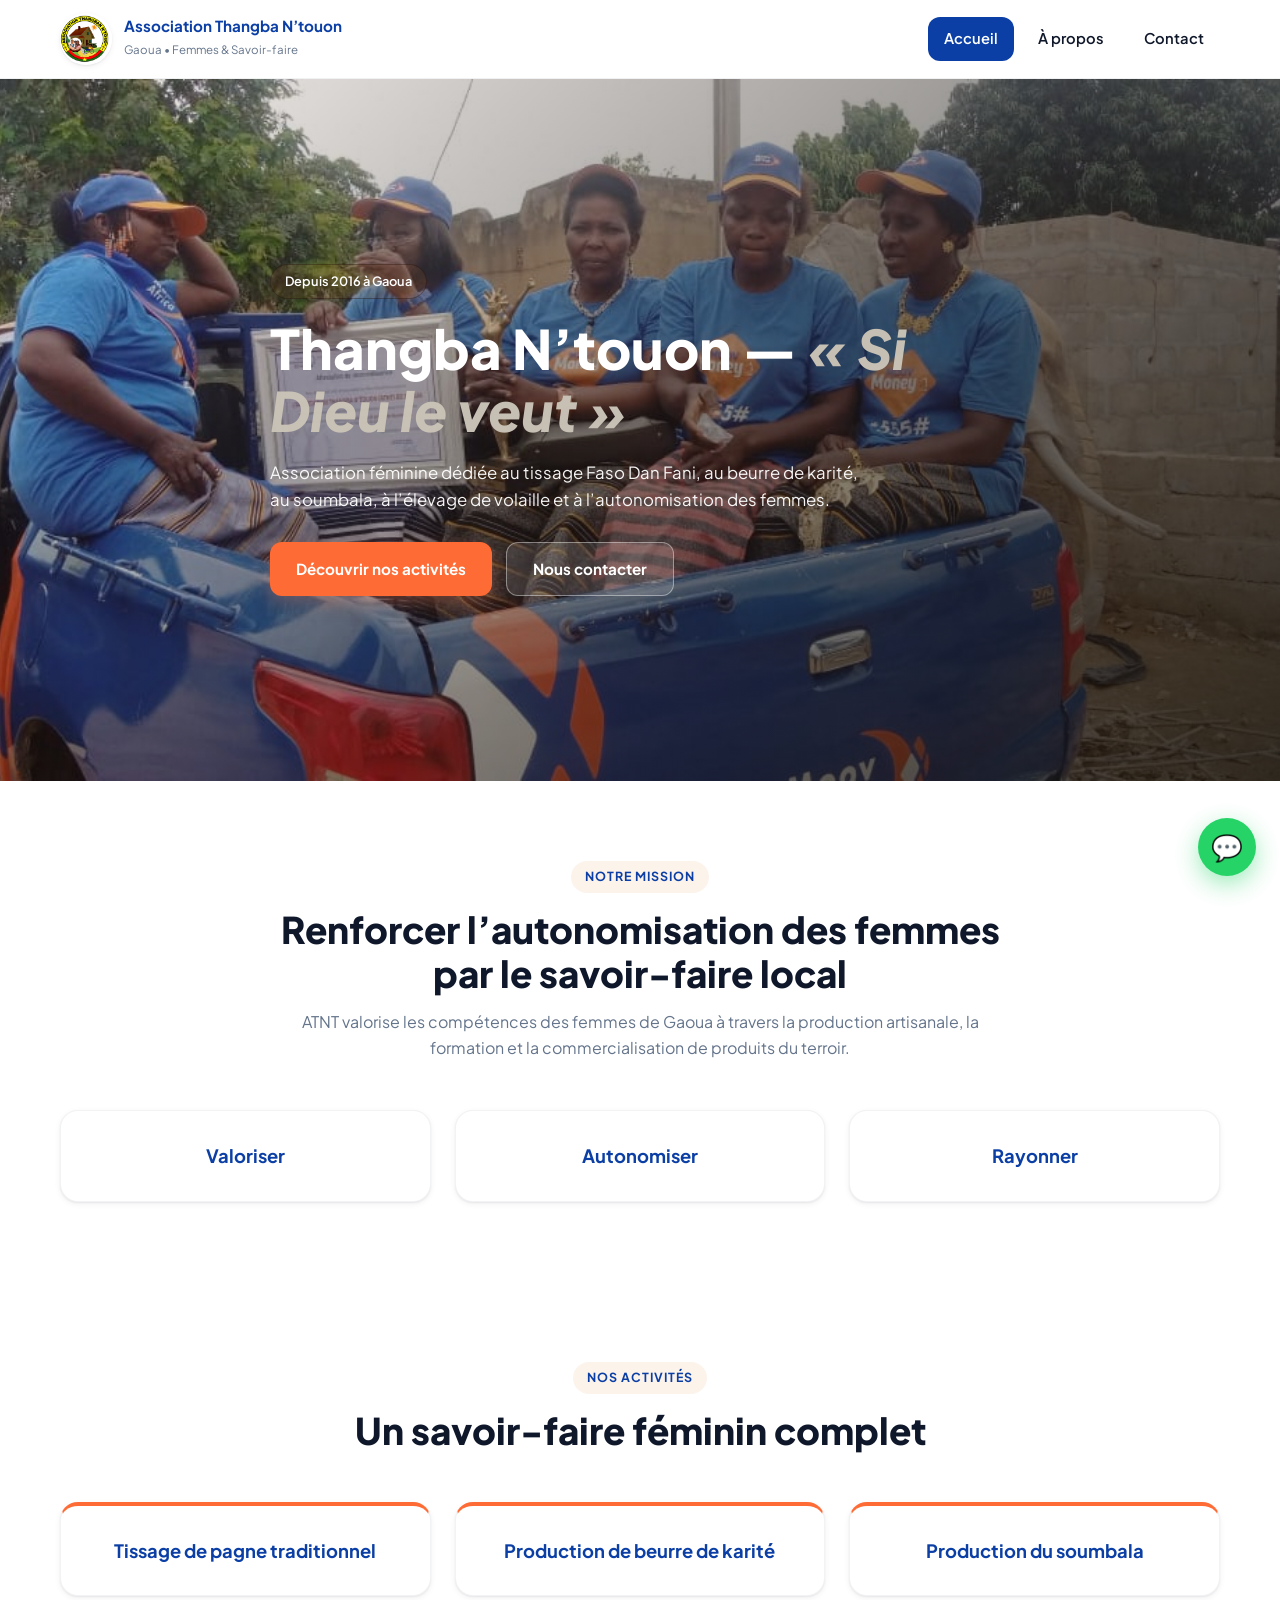
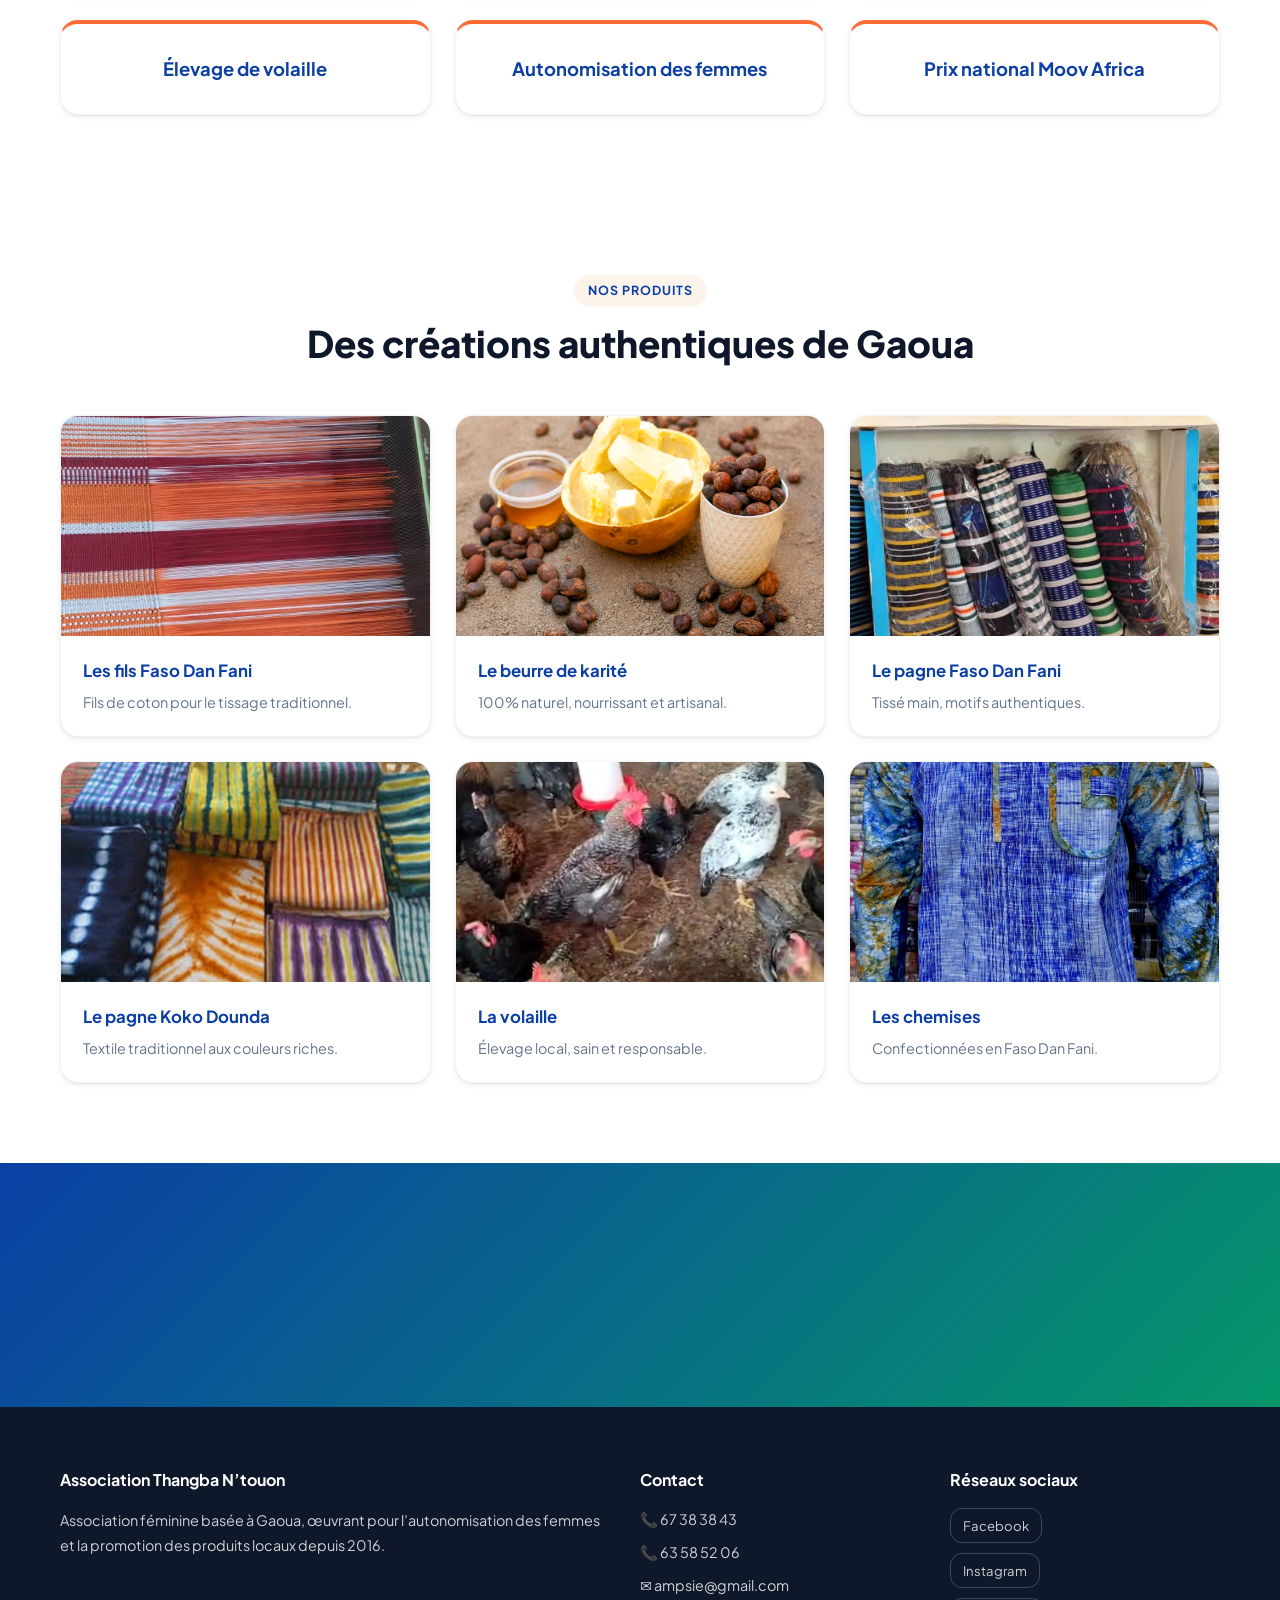
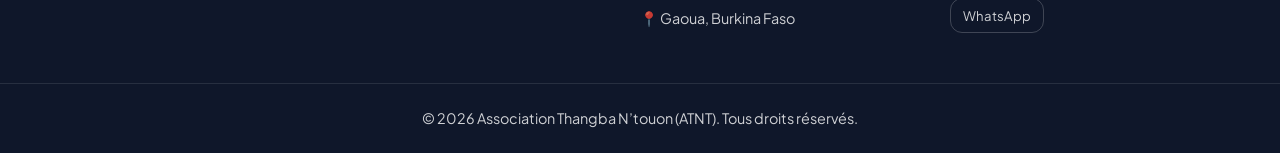
<file: index.html>
<!DOCTYPE html>
<html lang="fr">
<head>
  <meta charset="UTF-8">
  <meta name="ASSOCIATION THANGBA N'TOUO" content="width=device-width, initial-scale=1.0">
  <title>ATNT - Association Thangba N’touon | Accueil</title>
  <meta name="description" content="Association féminine à Gaoua, tissage Faso Dan Fani, beurre de karité, soumbala, volaille et autonomisation des femmes.">
  <link rel="preconnect" href="https://fonts.googleapis.com">
  <link rel="preconnect" href="https://fonts.gstatic.com" crossorigin>
  <link href="https://fonts.googleapis.com/css2?family=Plus+Jakarta+Sans:wght@400;500;600;700;800&display=swap" rel="stylesheet">
  <link rel="stylesheet" href="style.css">
</head>
<body>
  <header class="header">
    <div class="container header-inner">
      <a href="index.html" class="logo">
        <img src="images/image9.png" alt="Logo Association Thangba N’touon" class="logo-img">
        <div class="logo-text">
          <span>Association Thangba N’touon</span>
          <small>Gaoua • Femmes & Savoir-faire</small>
        </div>
      </a>
      <nav class="nav" aria-label="Navigation principale">
        <a href="index.html" class="nav-link active">Accueil</a>
        <a href="apropos.html" class="nav-link">À propos</a>
        <a href="contact.html" class="nav-link">Contact</a>
      </nav>
      <button class="hamburger" aria-label="Ouvrir le menu" aria-expanded="false">
        <span></span><span></span><span></span>
      </button>
    </div>
  </header>

  <main>
    <section class="hero hero-home">
      <div class="hero-overlay"></div>
      <div class="container hero-content">
        <p class="hero-kicker">Depuis 2016 à Gaoua</p>
        <h1>Thangba N’touon — <em>« Si Dieu le veut »</em></h1>
        <p class="hero-sub">Association féminine dédiée au tissage Faso Dan Fani, au beurre de karité, au soumbala, à l’élevage de volaille et à l’autonomisation des femmes.</p>
        <div class="hero-actions">
          <a href="#activites" class="btn btn-primary">Découvrir nos activités</a>
          <a href="contact.html" class="btn btn-ghost">Nous contacter</a>
        </div>
      </div>
    </section>

    <section class="section mission" id="mission">
      <div class="container">
        <div class="section-head reveal">
          <span class="tag">Notre mission</span>
          <h2>Renforcer l’autonomisation des femmes par le savoir-faire local</h2>
          <p>ATNT valorise les compétences des femmes de Gaoua à travers la production artisanale, la formation et la commercialisation de produits du terroir.</p>
        </div>
        <div class="grid-3">
          <article class="card reveal">
            <h3>Valoriser</h3>
          </article>
          <article class="card reveal">
            <h3>Autonomiser</h3>
          </article>
          <article class="card reveal">
            <h3>Rayonner</h3>
          </article>
        </div>
      </div>
    </section>

    <section class="section activities" id="activites">
      <div class="container">
        <div class="section-head reveal">
          <span class="tag">Nos activités</span>
          <h2>Un savoir-faire féminin complet</h2>
        </div>
        <div class="grid-3">
          <article class="card card-activity reveal">
            <h3>Tissage de pagne traditionnel</h3>
          </article>
          <article class="card card-activity reveal">
            <h3>Production de beurre de karité</h3>
          </article>
          <article class="card card-activity reveal">
            <h3>Production du soumbala</h3>
          </article>
          <article class="card card-activity reveal">
            <h3>Élevage de volaille</h3>
          </article>
          <article class="card card-activity reveal">
            <h3>Autonomisation des femmes</h3>
          </article>
          <article class="card card-activity reveal">
            <h3>Prix national Moov Africa</h3>
          </article>
        </div>
      </div>
    </section>

    <section class="section products" id="produits">
      <div class="container">
        <div class="section-head reveal">
          <span class="tag">Nos produits</span>
          <h2>Des créations authentiques de Gaoua</h2>
        </div>
        <div class="grid-3">
          <article class="product-card reveal">
            <div class="product-img"><img src="images/image2.jpeg" alt="Fil Faso Dan Fani"></div>
            <div class="product-body">
              <h3>Les fils Faso Dan Fani</h3>
              <p>Fils de coton pour le tissage traditionnel.</p>
            </div>
          </article>
          <article class="product-card reveal">
            <div class="product-img"><img src="images/image7.jpg" alt="Beurre de karité"></div>
            <div class="product-body">
              <h3>Le beurre de karité</h3>
              <p>100% naturel, nourrissant et artisanal.</p>
            </div>
          </article>
          <article class="product-card reveal">
            <div class="product-img"><img src="images/image1.jpeg" alt="Pagne Faso Dan Fani"></div>
            <div class="product-body">
              <h3>Le pagne Faso Dan Fani</h3>
              <p>Tissé main, motifs authentiques.</p>
            </div>
          </article>
          <article class="product-card reveal">
            <div class="product-img"><img src="images/image6.jpg" alt="Pagne Koko Dounda"></div>
            <div class="product-body">
              <h3>Le pagne Koko Dounda</h3>
              <p>Textile traditionnel aux couleurs riches.</p>
            </div>
          </article>
          <article class="product-card reveal">
            <div class="product-img"><img src="images/image3.jpeg" alt="Volaille"></div>
            <div class="product-body">
              <h3>La volaille</h3>
              <p>Élevage local, sain et responsable.</p>
            </div>
          </article>
          <article class="product-card reveal">
            <div class="product-img"><img src="images/image8.jpeg" alt="Chemises"></div>
            <div class="product-body">
              <h3>Les chemises</h3>
              <p>Confectionnées en Faso Dan Fani.</p>
            </div>
          </article>
        </div>
      </div>
    </section>

    <section class="section cta">
      <div class="container cta-inner reveal">
        <div>
          <h2>Participez à notre mission</h2>
          <p>Contactez-nous pour commander nos produits ou soutenir nos actions.</p>
        </div>
        <a href="contact.html" class="btn btn-primary">Nous écrire</a>
      </div>
    </section>
  </main>

  <footer class="footer">
    <div class="container footer-grid">
      <div>
        <h3>Association Thangba N’touon</h3>
        <p>Association féminine basée à Gaoua, œuvrant pour l’autonomisation des femmes et la promotion des produits locaux depuis 2016.</p>
      </div>
      <div>
        <h3>Contact</h3>
        <ul>
          <li><a href="tel:67383843">📞 67 38 38 43</a></li>
          <li><a href="tel:63585206">📞 63 58 52 06</a></li>
          <li><a href="mailto:ampsie@gmail.com">✉️ ampsie@gmail.com</a></li>
          <li>📍 Gaoua, Burkina Faso</li>
        </ul>
      </div>
      <div>
        <h3>Réseaux sociaux</h3>
        <ul class="socials">
          <li><a href="#" aria-label="Facebook">Facebook</a></li>
          <li><a href="#" aria-label="Instagram">Instagram</a></li>
          <li><a href="#" aria-label="WhatsApp">WhatsApp</a></li>
        </ul>
      </div>
    </div>
    <div class="footer-bottom">
      <p>© 2026 Association Thangba N’touon (ATNT). Tous droits réservés.</p>
    </div>
  </footer>

  <a href="https://wa.me/22667383843" class="whatsapp-float" target="_blank" rel="noopener" aria-label="WhatsApp">💬</a>

  <script src="script.js"></script>
</body>
</html>
</file>
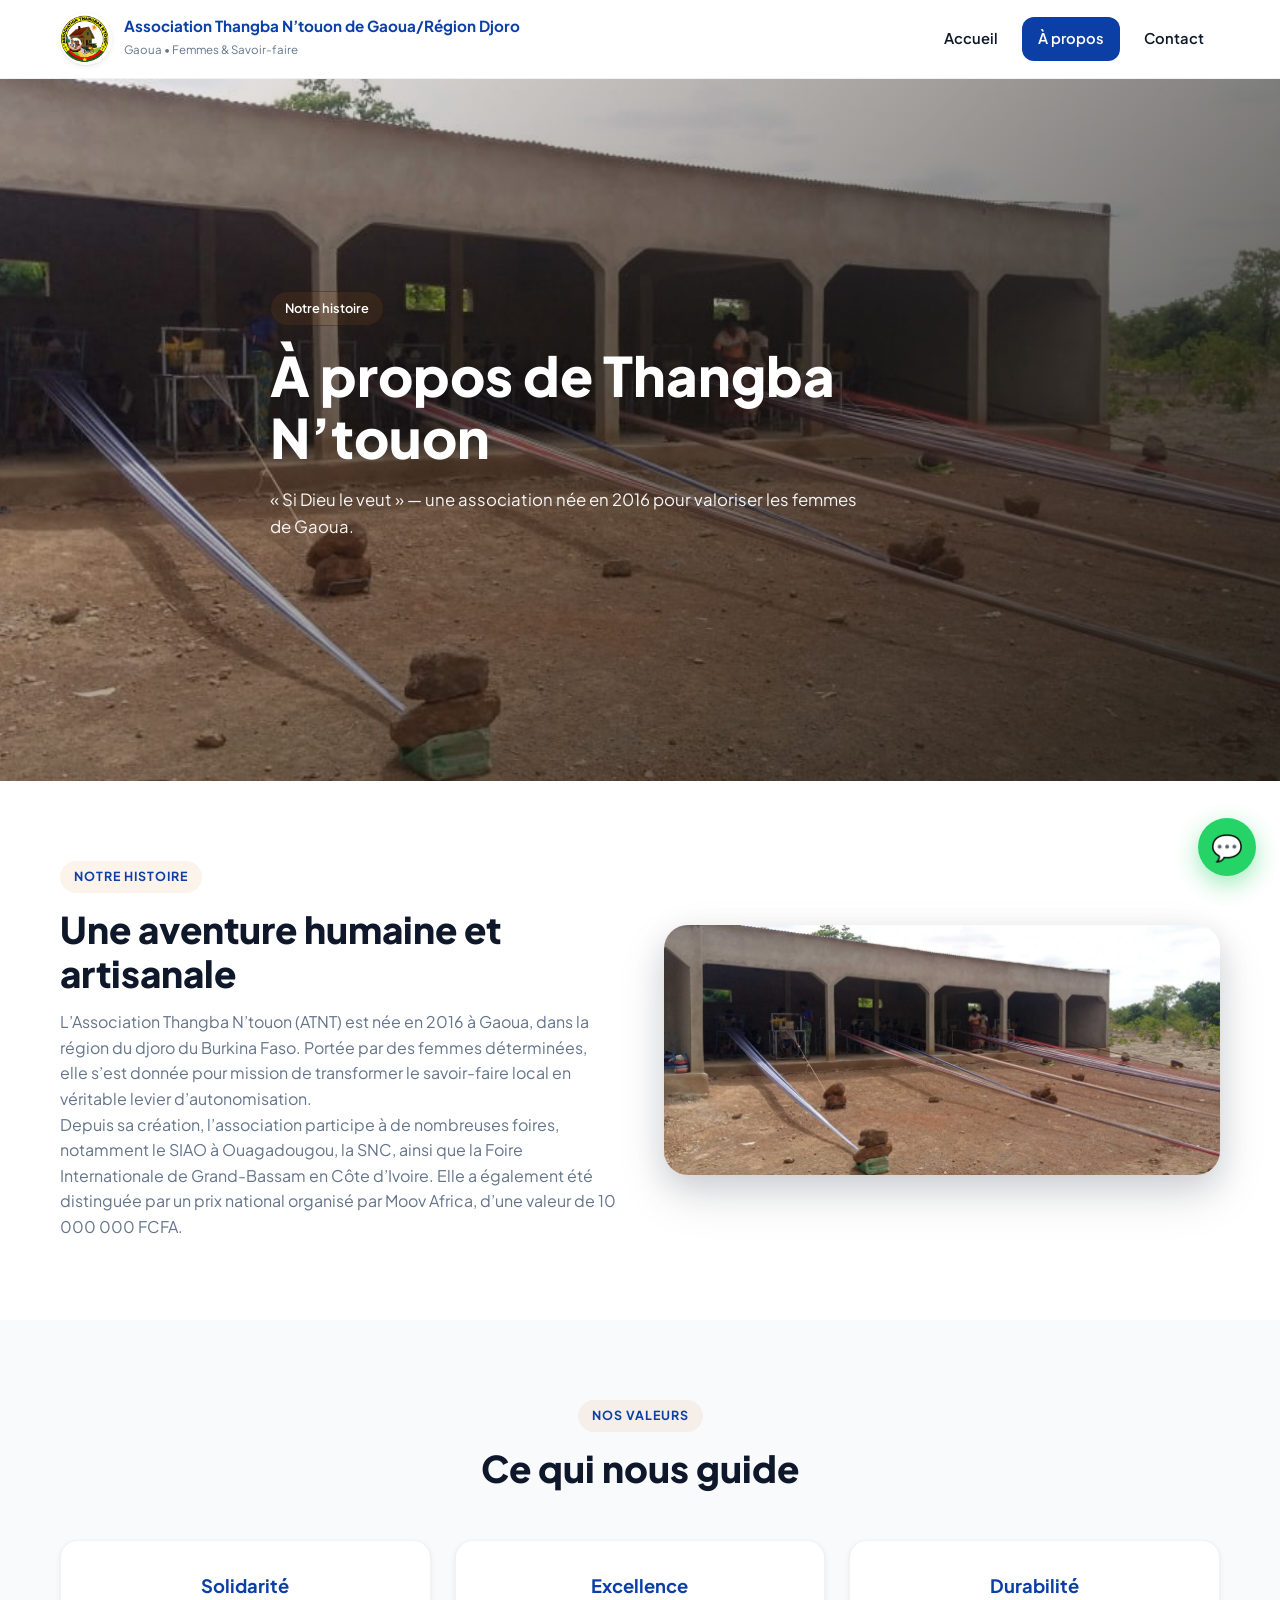
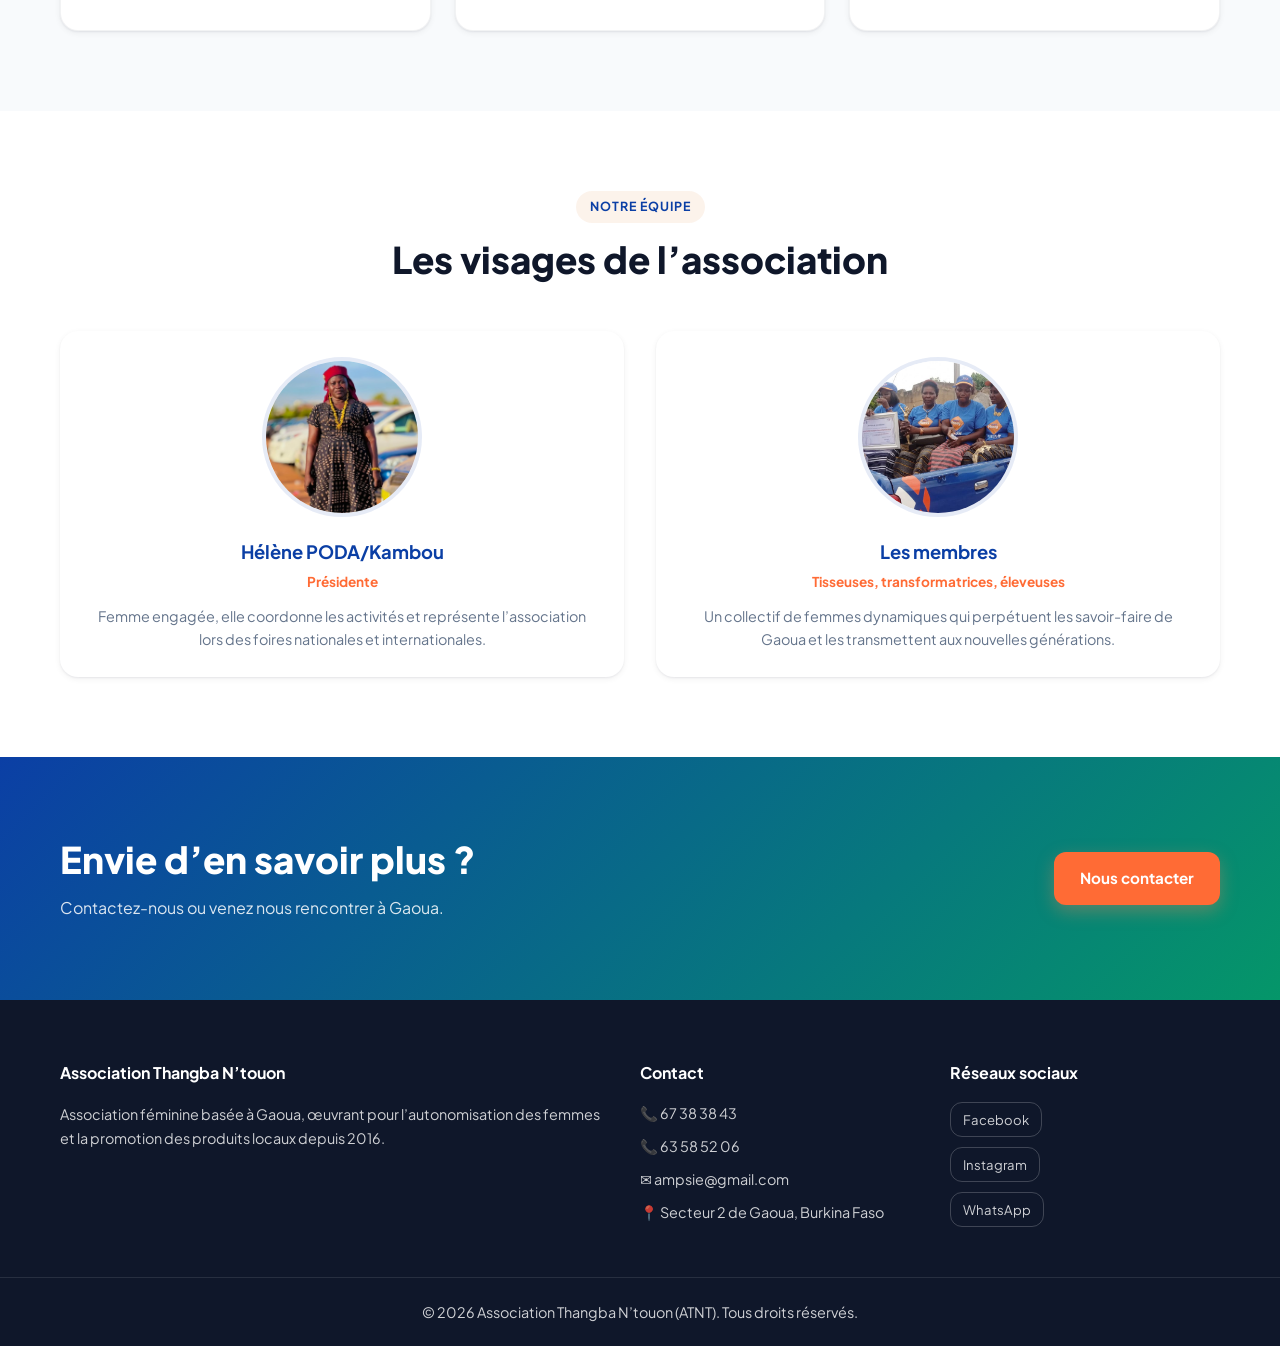
<file: apropos.html>
<!DOCTYPE html>
<html lang="fr">
<head>
  <meta charset="UTF-8">
  <meta name="ATNT-Gaoua-Région DJORO" content="width=device-width, initial-scale=1.0">
  <title>ATNT - À propos | Association Thangba N’touon</title>
  <meta name="description" content="Histoire, valeurs et équipe de l’Association Thangba N’touon à Gaoua.">
  <link rel="preconnect" href="https://fonts.googleapis.com">
  <link rel="preconnect" href="https://fonts.gstatic.com" crossorigin>
  <link href="https://fonts.googleapis.com/css2?family=Plus+Jakarta+Sans:wght@400;500;600;700;800&display=swap" rel="stylesheet">
  <link rel="stylesheet" href="style.css">
</head>
<body>
  <header class="header">
    <div class="container header-inner">
      <a href="index.html" class="logo">
        <!-- LOGO PERSONNALISABLE : remplacez images/logo-atnt.png par votre logo -->
        <img src="images/image9.png" alt="Logo Association Thangba N’touon" class="logo-img">
        <div class="logo-text">
          <span>Association Thangba N’touon de Gaoua/Région Djoro</span>
          <small>Gaoua • Femmes & Savoir-faire</small>
        </div>
      </a>
      <nav class="nav" aria-label="Navigation principale">
        <a href="index.html" class="nav-link">Accueil</a>
        <a href="apropos.html" class="nav-link active">À propos</a>
        <a href="contact.html" class="nav-link">Contact</a>
      </nav>
      <button class="hamburger" aria-label="Ouvrir le menu" aria-expanded="false">
        <span></span><span></span><span></span>
      </button>
    </div>
  </header>

  <main>
    <section class="hero hero-about">
      <div class="hero-overlay"></div>
      <div class="container hero-content">
        <p class="hero-kicker">Notre histoire</p>
        <h1>À propos de Thangba N’touon</h1>
        <p class="hero-sub">« Si Dieu le veut » — une association née en 2016 pour valoriser les femmes de Gaoua.</p>
      </div>
    </section>

    <section class="section">
      <div class="container grid-2">
        <div class="reveal">
          <span class="tag">Notre histoire</span>
          <h2>Une aventure humaine et artisanale</h2>
          <p>L’Association Thangba N’touon (ATNT) est née en 2016 à Gaoua, dans la région du djoro du Burkina Faso. Portée par des femmes déterminées, elle s’est donnée pour mission de transformer le savoir-faire local en véritable levier d’autonomisation.</p>
          <p>Depuis sa création, l’association participe à de nombreuses foires, notamment le SIAO à Ouagadougou, la SNC, ainsi que la Foire Internationale de Grand-Bassam en Côte d’Ivoire. Elle a également été distinguée par un prix national organisé par Moov Africa, d’une valeur de 10 000 000 FCFA.</p>
        </div>
        <div class="image-block reveal">
          <!-- IMAGE HISTOIRE PERSONNALISABLE : remplacez images/histoire-atnt.jpg par votre photo -->
          <img src="images/image10.jpeg" alt="Femmes de l’association ATNT au travail">
        </div>
      </div>
    </section>

    <section class="section values">
      <div class="container">
        <div class="section-head reveal">
          <span class="tag">Nos valeurs</span>
          <h2>Ce qui nous guide</h2>
        </div>
        <div class="grid-3">
          <article class="card reveal">
            <h3>Solidarité</h3>
          </article>
          <article class="card reveal">
            <h3>Excellence</h3>
          </article>
          <article class="card reveal">
            <h3>Durabilité</h3>
          </article>
        </div>
      </div>
    </section>

    <!-- ============================================================
         SECTION ÉQUIPE — IMAGES PERSONNALISABLES
         Pour chaque membre, remplacez simplement le fichier image
         dans le dossier "images/" :
         - images/presidente.jpg  → photo de la Présidente
         - images/equipe.jpg      → photo collective des membres
         Vous pouvez ajouter d'autres membres en copiant le bloc
         <article class="team-card reveal"> ... </article>
    ============================================================ -->
    <section class="section team">
      <div class="container">
        <div class="section-head reveal">
          <span class="tag">Notre équipe</span>
          <h2>Les visages de l’association</h2>
        </div>
        <div class="grid-2 team-grid">

          <!-- MEMBRE 1 : Présidente -->
          <article class="team-card reveal">
            <div class="team-img">
              <!-- Remplacez images/presidente.jpg par la photo de votre présidente -->
              <img src="images/image5.jpeg" alt="Hélène PODA/Kambou, Présidente">
            </div>
            <h3>Hélène PODA/Kambou</h3>
            <p class="role">Présidente</p>
            <p>Femme engagée, elle coordonne les activités et représente l’association lors des foires nationales et internationales.</p>
          </article>

          <!-- MEMBRE 2 : Équipe / Membres -->
          <article class="team-card reveal">
            <div class="team-img">
              <!-- Remplacez images/equipe.jpg par la photo collective de vos membres -->
              <img src="images/image4.jpeg" alt="Membres de l’association">
            </div>
            <h3>Les membres</h3>
            <p class="role">Tisseuses, transformatrices, éleveuses</p>
            <p>Un collectif de femmes dynamiques qui perpétuent les savoir-faire de Gaoua et les transmettent aux nouvelles générations.</p>
          </article>

          <!-- AJOUTEZ D'AUTRES MEMBRES ICI en copiant le bloc ci-dessus -->

        </div>
      </div>
    </section>

    <section class="section cta">
      <div class="container cta-inner reveal">
        <div>
          <h2>Envie d’en savoir plus ?</h2>
          <p>Contactez-nous ou venez nous rencontrer à Gaoua.</p>
        </div>
        <a href="contact.html" class="btn btn-primary">Nous contacter</a>
      </div>
    </section>
  </main>

  <footer class="footer">
    <div class="container footer-grid">
      <div>
        <h3>Association Thangba N’touon</h3>
        <p>Association féminine basée à Gaoua, œuvrant pour l’autonomisation des femmes et la promotion des produits locaux depuis 2016.</p>
      </div>
      <div>
        <h3>Contact</h3>
        <ul>
          <li><a href="tel:67383843">📞 67 38 38 43</a></li>
          <li><a href="tel:63585206">📞 63 58 52 06</a></li>
          <li><a href="mailto:ampsie@gmail.com">✉️ ampsie@gmail.com</a></li>
          <li>📍 Secteur 2 de Gaoua, Burkina Faso</li>
        </ul>
      </div>
      <div>
        <h3>Réseaux sociaux</h3>
        <ul class="socials">
          <li><a href="#" aria-label="Facebook">Facebook</a></li>
          <li><a href="#" aria-label="Instagram">Instagram</a></li>
          <li><a href="#" aria-label="WhatsApp">WhatsApp</a></li>
        </ul>
      </div>
    </div>
    <div class="footer-bottom">
      <p>© 2026 Association Thangba N’touon (ATNT). Tous droits réservés.</p>
    </div>
  </footer>

  <a href="https://wa.me/22667383843" class="whatsapp-float" target="_blank" rel="noopener" aria-label="WhatsApp">💬</a>

  <script src="script.js"></script>
</body>
</html>
</file>
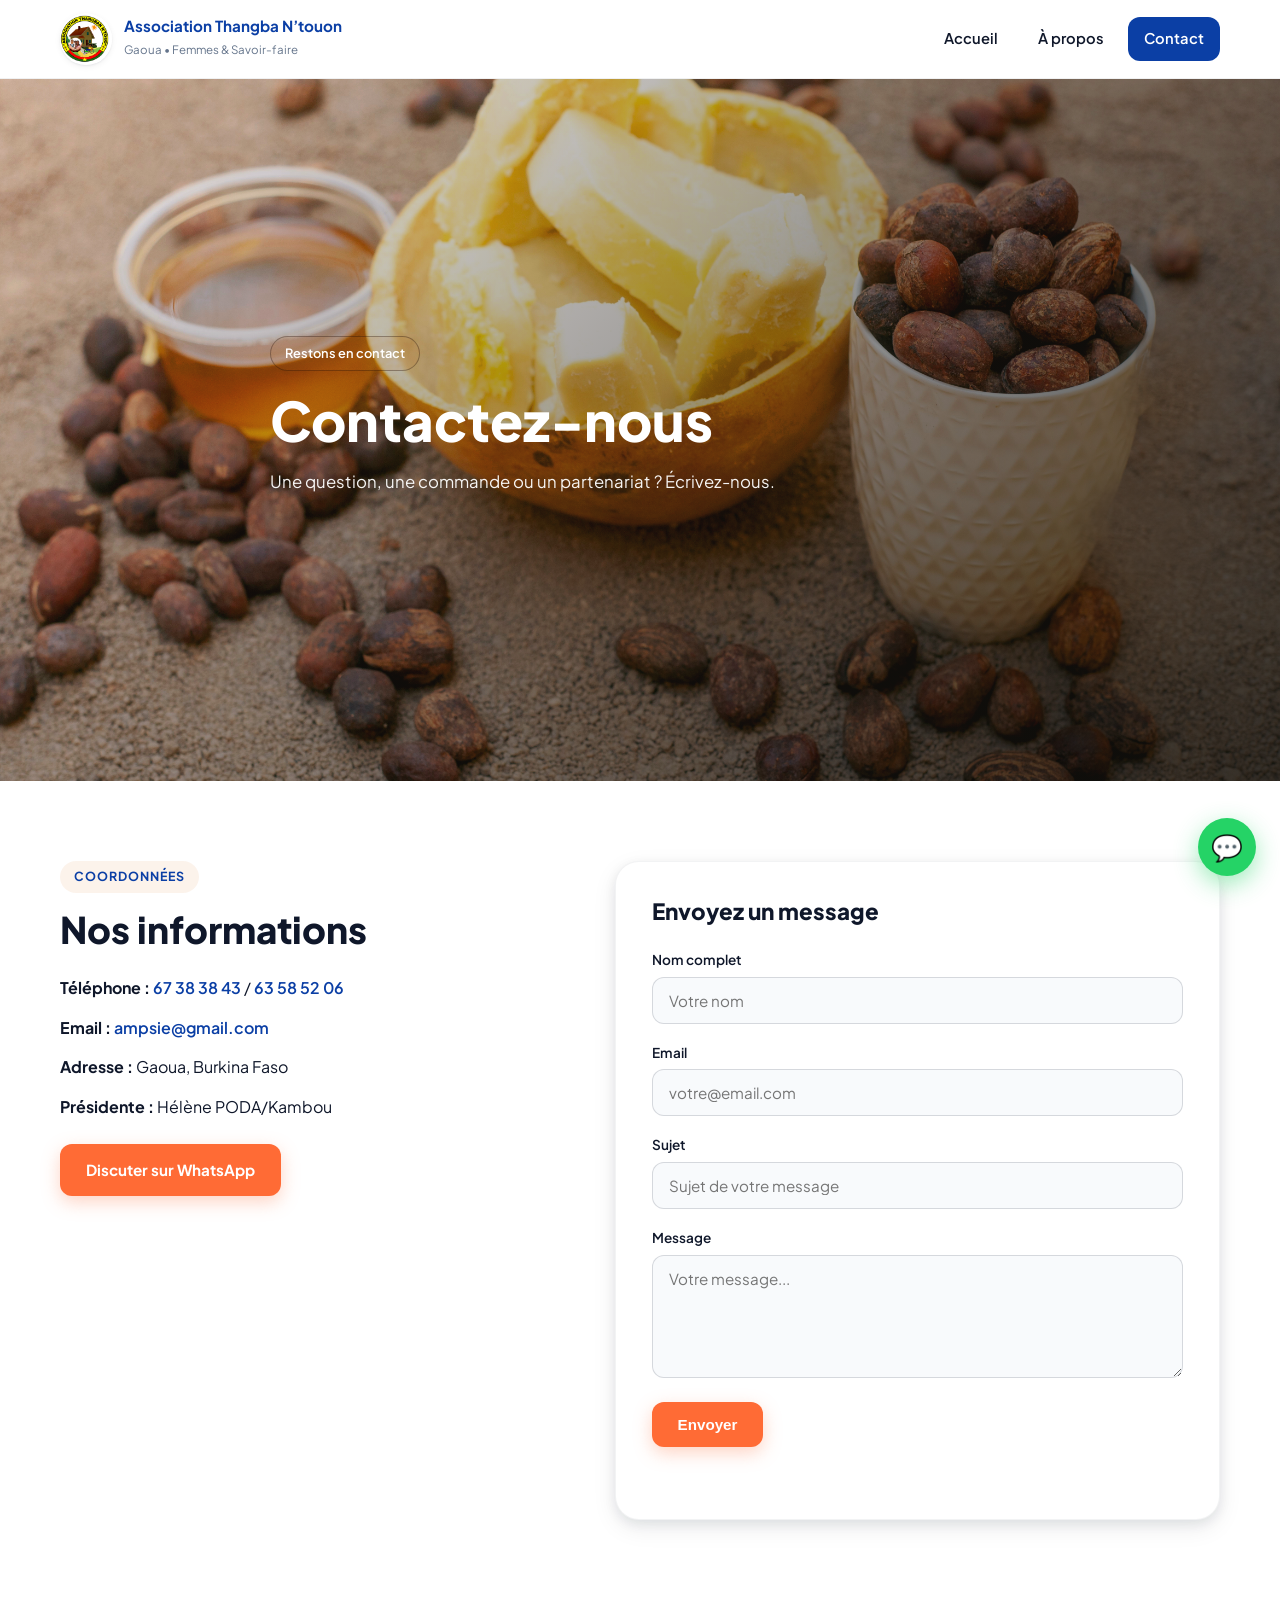
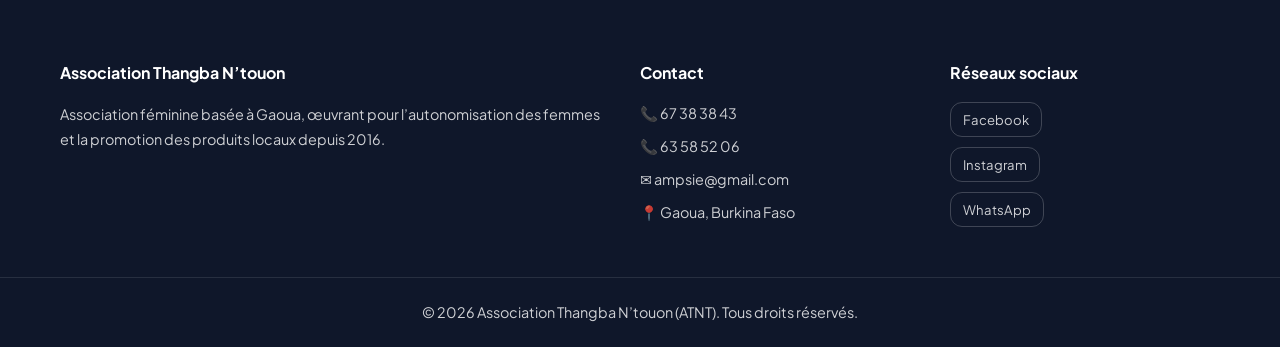
<file: contact.html>
<!DOCTYPE html>
<html lang="fr">
<head>
  <meta charset="UTF-8">
  <meta name="viewport" content="width=device-width, initial-scale=1.0">
  <title>ATNT - Contact | Association Thangba N’touon</title>
  <meta name="description" content="Contactez l’Association Thangba N’touon à Gaoua : formulaire, téléphone, email.">
  <link rel="preconnect" href="https://fonts.googleapis.com">
  <link rel="preconnect" href="https://fonts.gstatic.com" crossorigin>
  <link href="https://fonts.googleapis.com/css2?family=Plus+Jakarta+Sans:wght@400;500;600;700;800&display=swap" rel="stylesheet">
  <link rel="stylesheet" href="style.css">
</head>
<body>
  <header class="header">
    <div class="container header-inner">
      <a href="index.html" class="logo">
        <img src="images/image9.png" alt="Logo Association Thangba N’touon" class="logo-img">
        <div class="logo-text">
          <span>Association Thangba N’touon</span>
          <small>Gaoua • Femmes & Savoir-faire</small>
        </div>
      </a>
      <nav class="nav" aria-label="Navigation principale">
        <a href="index.html" class="nav-link">Accueil</a>
        <a href="apropos.html" class="nav-link">À propos</a>
        <a href="contact.html" class="nav-link active">Contact</a>
      </nav>
      <button class="hamburger" aria-label="Ouvrir le menu" aria-expanded="false">
        <span></span><span></span><span></span>
      </button>
    </div>
  </header>

  <main>
    <section class="hero hero-contact">
      <div class="hero-overlay"></div>
      <div class="container hero-content">
        <p class="hero-kicker">Restons en contact</p>
        <h1>Contactez-nous</h1>
        <p class="hero-sub">Une question, une commande ou un partenariat ? Écrivez-nous.</p>
      </div>
    </section>

    <section class="section">
      <div class="container contact-grid">
        <div class="contact-info reveal">
          <span class="tag">Coordonnées</span>
          <h2>Nos informations</h2>
          <ul class="contact-list">
            <li><strong>Téléphone :</strong> <a href="tel:67383843">67 38 38 43</a> / <a href="tel:63585206">63 58 52 06</a></li>
            <li><strong>Email :</strong> <a href="mailto:ampsie@gmail.com">ampsie@gmail.com</a></li>
            <li><strong>Adresse :</strong> Gaoua, Burkina Faso</li>
            <li><strong>Présidente :</strong> Hélène PODA/Kambou</li>
          </ul>
          <a href="https://wa.me/22667383843" class="btn btn-primary" target="_blank" rel="noopener">Discuter sur WhatsApp</a>
        </div>

        <form class="contact-form reveal" id="contactForm" novalidate>
          <h2>Envoyez un message</h2>
          <div class="form-group">
            <label for="name">Nom complet</label>
            <input type="text" id="name" name="name" required placeholder="Votre nom">
          </div>
          <div class="form-group">
            <label for="email">Email</label>
            <input type="email" id="email" name="email" required placeholder="votre@email.com">
          </div>
          <div class="form-group">
            <label for="subject">Sujet</label>
            <input type="text" id="subject" name="subject" required placeholder="Sujet de votre message">
          </div>
          <div class="form-group">
            <label for="message">Message</label>
            <textarea id="message" name="message" rows="5" required placeholder="Votre message..."></textarea>
          </div>
          <button type="submit" class="btn btn-primary">Envoyer</button>
          <p class="form-feedback" id="formFeedback" role="status"></p>
        </form>
      </div>
    </section>
  </main>

  <footer class="footer">
    <div class="container footer-grid">
      <div>
        <h3>Association Thangba N’touon</h3>
        <p>Association féminine basée à Gaoua, œuvrant pour l’autonomisation des femmes et la promotion des produits locaux depuis 2016.</p>
      </div>
      <div>
        <h3>Contact</h3>
        <ul>
          <li><a href="tel:67383843">📞 67 38 38 43</a></li>
          <li><a href="tel:63585206">📞 63 58 52 06</a></li>
          <li><a href="mailto:ampsie@gmail.com">✉️ ampsie@gmail.com</a></li>
          <li>📍 Gaoua, Burkina Faso</li>
        </ul>
      </div>
      <div>
        <h3>Réseaux sociaux</h3>
        <ul class="socials">
          <li><a href="#" aria-label="Facebook">Facebook</a></li>
          <li><a href="#" aria-label="Instagram">Instagram</a></li>
          <li><a href="#" aria-label="WhatsApp">WhatsApp</a></li>
        </ul>
      </div>
    </div>
    <div class="footer-bottom">
      <p>© 2026 Association Thangba N’touon (ATNT). Tous droits réservés.</p>
    </div>
  </footer>

  <a href="https://wa.me/22667383843" class="whatsapp-float" target="_blank" rel="noopener" aria-label="WhatsApp">💬</a>

  <script src="script.js"></script>
</body>
</html>
</file>
<file: style.css>
:root {
  --blue: #0B3FA5;
  --orange: #FF6B35;
  --green: #059669;
  --white: #ffffff;
  --dark: #0f172a;
  --muted: #64748b;
  --bg: #f8fafc;
  --radius-sm: 12px;
  --radius-md: 18px;
  --radius-lg: 24px;
  --shadow-sm: 0 1px 2px rgba(15,23,42,.06), 0 2px 6px rgba(15,23,42,.06);
  --shadow-md: 0 4px 12px rgba(15,23,42,.08), 0 8px 24px rgba(15,23,42,.08);
  --shadow-lg: 0 10px 30px rgba(15,23,42,.12), 0 20px 50px rgba(15,23,42,.12);
  --transition: .3s ease;
}

* { margin: 0; padding: 0; box-sizing: border-box; }

html { scroll-behavior: smooth; }

body {
  font-family: 'Plus Jakarta Sans', system-ui, -apple-system, sans-serif;
  color: var(--dark);
  background: var(--white);
  line-height: 1.6;
  -webkit-font-smoothing: antialiased;
}

img { max-width: 100%; display: block; height: auto; }
a { color: inherit; text-decoration: none; }
ul { list-style: none; }

.container {
  width: 100%;
  max-width: 1200px;
  margin: 0 auto;
  padding: 0 20px;
}

/* HEADER */
.header {
  position: sticky;
  top: 0;
  z-index: 100;
  background: rgba(255,255,255,.95);
  backdrop-filter: blur(12px);
  border-bottom: 1px solid rgba(15,23,42,.06);
}

.header-inner {
  display: flex;
  align-items: center;
  justify-content: space-between;
  height: 78px;
}

.logo {
  display: flex;
  align-items: center;
  gap: 12px;
}

.logo-img {
  width: 52px;
  height: 52px;
  object-fit: contain;
  border-radius: 50%;
  box-shadow: var(--shadow-sm);
}

.logo-text span {
  display: block;
  font-weight: 700;
  font-size: .95rem;
  color: var(--blue);
  line-height: 1.2;
}

.logo-text small {
  font-size: .72rem;
  color: var(--muted);
}

.nav {
  display: flex;
  gap: 8px;
}

.nav-link {
  padding: 10px 16px;
  border-radius: var(--radius-sm);
  font-weight: 600;
  font-size: .92rem;
  color: var(--dark);
  transition: var(--transition);
}

.nav-link:hover { background: rgba(210, 217, 230, 0.08); color: var(--blue); }
.nav-link.active { background: var(--blue); color: var(--white); }

.hamburger {
  display: none;
  background: none;
  border: none;
  cursor: pointer;
  flex-direction: column;
  gap: 5px;
  padding: 8px;
}

.hamburger span {
  display: block;
  width: 26px;
  height: 3px;
  background: var(--dark);
  border-radius: 2px;
  transition: var(--transition);
}

.hamburger.open span:nth-child(1) { transform: translateY(8px) rotate(45deg); }
.hamburger.open span:nth-child(2) { opacity: 0; }
.hamburger.open span:nth-child(3) { transform: translateY(-8px) rotate(-45deg); }

/* HERO */
.hero {
  position: relative;
  min-height: 78vh;
  display: flex;
  align-items: center;
  color: var(--white);
  background-size: cover;
  background-position: center;
}

.hero-home { background-image: url('images/image4.jpeg'); }
.hero-about { background-image: url('images/image10.jpeg'); }
.hero-contact { background-image: url('images/image7.jpg'); }

.hero-overlay {
  position: absolute;
  inset: 0;
  background: linear-gradient(135deg, rgba(194, 136, 114, 0.074), rgba(18, 17, 13, 0.814));
}

.hero-content {
  position: relative;
  z-index: 2;
  padding: 80px 20px;
  max-width: 780px;
}

.hero-kicker {
  display: inline-block;
  background: rgba(201, 111, 42, 0.115);
  border: 1px solid rgba(16, 3, 3, 0.3);
  padding: 6px 14px;
  border-radius: 999px;
  font-size: .8rem;
  font-weight: 600;
  margin-bottom: 18px;
}

.hero h1 {
  font-size: clamp(2rem, 5vw, 3.4rem);
  font-weight: 800;
  line-height: 1.15;
  margin-bottom: 18px;
}

.hero h1 em { color: #c8c1b5fc; font-style: italic; }

.hero-sub {
  font-size: 1.05rem;
  max-width: 600px;
  opacity: .95;
  margin-bottom: 28px;
}

.hero-actions { display: flex; gap: 14px; flex-wrap: wrap; }

/* BUTTONS */
.btn {
  display: inline-flex;
  align-items: center;
  justify-content: center;
  padding: 14px 26px;
  border-radius: var(--radius-sm);
  font-weight: 700;
  font-size: .95rem;
  cursor: pointer;
  border: none;
  transition: var(--transition);
}

.btn-primary {
  background: var(--orange);
  color: var(--white);
  box-shadow: 0 6px 18px rgba(253, 132, 88, 0.35);
}

.btn-primary:hover { transform: translateY(-2px); box-shadow: 0 10px 24px rgba(255,107,53,.45); }

.btn-ghost {
  background: rgba(255,255,255,.12);
  color: var(--white);
  border: 1px solid rgba(255,255,255,.4);
}

.btn-ghost:hover { background: rgba(255,255,255,.22); }

/* SECTIONS */
.section { padding: 80px 0; }
.section-head { text-align: center; max-width: 720px; margin: 0 auto 50px; }

.tag {
  display: inline-block;
  background: rgba(211, 105, 12, 0.08);
  color: var(--blue);
  padding: 6px 14px;
  border-radius: 999px;
  font-size: .78rem;
  font-weight: 700;
  text-transform: uppercase;
  letter-spacing: 1px;
  margin-bottom: 14px;
}

.section-head h2, .section h2 {
  font-size: clamp(1.6rem, 3.2vw, 2.3rem);
  font-weight: 800;
  line-height: 1.2;
  margin-bottom: 14px;
}

.section p { color: var(--muted); }

/* GRIDS */
.grid-3 { display: grid; grid-template-columns: repeat(3, 1fr); gap: 24px; }
.grid-2 { display: grid; grid-template-columns: 1fr 1fr; gap: 48px; align-items: center; }

/* CARDS */
.card {
  background: var(--white);
  border-radius: var(--radius-md);
  padding: 30px 26px;
  box-shadow: var(--shadow-sm);
  border: 1px solid rgba(15,23,42,.05);
  transition: var(--transition);
  display: flex;
  align-items: center;
  justify-content: center;
  text-align: center;
}

.card:hover { transform: translateY(-6px); box-shadow: var(--shadow-lg); }

.card h3 { font-size: 1.15rem; color: var(--blue); }

.card-activity { border-top: 4px solid var(--orange); }

/* PRODUCTS */
.product-card {
  background: var(--white);
  border-radius: var(--radius-md);
  overflow: hidden;
  box-shadow: var(--shadow-sm);
  transition: var(--transition);
  border: 1px solid rgba(15,23,42,.05);
}

.product-card:hover { transform: translateY(-6px); box-shadow: var(--shadow-lg); }

.product-img { height: 220px; overflow: hidden; background: var(--bg); }
.product-img img { width: 100%; height: 100%; object-fit: cover; transition: var(--transition); }
.product-card:hover .product-img img { transform: scale(1.06); }

.product-body { padding: 22px; }
.product-body h3 { font-size: 1.05rem; color: var(--blue); margin-bottom: 6px; }
.product-body p { font-size: .9rem; color: var(--muted); }

/* IMAGE BLOCK */
.image-block {
  border-radius: var(--radius-lg);
  overflow: hidden;
  box-shadow: var(--shadow-lg);
}

.image-block img { width: 100%; height: 100%; object-fit: cover; }

/* VALUES */
.values { background: var(--bg); }

/* TEAM */
.team-grid { gap: 32px; }

.team-card {
  background: var(--white);
  border-radius: var(--radius-md);
  padding: 26px;
  box-shadow: var(--shadow-sm);
  text-align: center;
  transition: var(--transition);
}

.team-card:hover { transform: translateY(-6px); box-shadow: var(--shadow-lg); }

.team-img {
  width: 160px;
  height: 160px;
  border-radius: 50%;
  overflow: hidden;
  margin: 0 auto 20px;
  border: 4px solid rgba(11,63,165,.1);
}

.team-img img { width: 100%; height: 100%; object-fit: cover; }

.team-card h3 { font-size: 1.15rem; color: var(--blue); }
.team-card .role { font-size: .85rem; color: var(--orange); font-weight: 700; margin: 4px 0 12px; }
.team-card p { font-size: .9rem; color: var(--muted); }

/* CTA */
.cta { background: linear-gradient(135deg, var(--blue), var(--green)); color: var(--white); }

.cta-inner {
  display: flex;
  align-items: center;
  justify-content: space-between;
  gap: 30px;
  flex-wrap: wrap;
}

.cta h2 { color: var(--white); }
.cta p { color: rgba(255,255,255,.85); }

/* CONTACT */
.contact-grid {
  display: grid;
  grid-template-columns: 1fr 1.2fr;
  gap: 50px;
  align-items: start;
}

.contact-list { margin: 24px 0; }
.contact-list li { margin-bottom: 14px; color: var(--dark); }
.contact-list a { color: var(--blue); font-weight: 600; }
.contact-list a:hover { text-decoration: underline; }

.contact-form {
  background: var(--white);
  border-radius: var(--radius-lg);
  padding: 36px;
  box-shadow: var(--shadow-md);
  border: 1px solid rgba(15,23,42,.05);
}

.contact-form h2 { margin-bottom: 24px; font-size: 1.4rem; }

.form-group { margin-bottom: 18px; }

.form-group label {
  display: block;
  font-size: .85rem;
  font-weight: 600;
  margin-bottom: 6px;
  color: var(--dark);
}

.form-group input,
.form-group textarea {
  width: 100%;
  padding: 13px 16px;
  border-radius: var(--radius-sm);
  border: 1px solid rgba(15,23,42,.15);
  font-family: inherit;
  font-size: .95rem;
  transition: var(--transition);
  background: var(--bg);
}

.form-group input:focus,
.form-group textarea:focus {
  outline: none;
  border-color: var(--blue);
  background: var(--white);
  box-shadow: 0 0 0 4px rgba(11,63,165,.12);
}

.form-feedback {
  margin-top: 14px;
  font-size: .9rem;
  font-weight: 600;
  min-height: 22px;
}

.form-feedback.success { color: var(--green); }
.form-feedback.error { color: #dc2626; }

/* FOOTER */
.footer {
  background: var(--dark);
  color: rgba(255,255,255,.8);
  padding: 60px 0 0;
}

.footer-grid {
  display: grid;
  grid-template-columns: 2fr 1fr 1fr;
  gap: 40px;
  padding-bottom: 40px;
}

.footer h3 {
  color: var(--white);
  font-size: 1rem;
  margin-bottom: 16px;
}

.footer p { font-size: .9rem; line-height: 1.7; }
.footer ul li { margin-bottom: 10px; font-size: .9rem; }
.footer ul a { transition: var(--transition); }
.footer ul a:hover { color: var(--orange); }

.socials a {
  display: inline-block;
  padding: 6px 12px;
  border: 1px solid rgba(255,255,255,.2);
  border-radius: var(--radius-sm);
  font-size: .82rem;
  transition: var(--transition);
}

.socials a:hover { background: var(--orange); border-color: var(--orange); color: var(--white); }

.footer-bottom {
  border-top: 1px solid rgba(255,255,255,.1);
  padding: 22px 0;
  text-align: center;
  font-size: .82rem;
}

/* WHATSAPP FLOAT */
.whatsapp-float {
  position: fixed;
  bottom: 24px;
  right: 24px;
  width: 58px;
  height: 58px;
  background: #25D366;
  color: var(--white);
  border-radius: 50%;
  display: grid;
  place-items: center;
  font-size: 1.6rem;
  box-shadow: 0 8px 24px rgba(37,211,102,.45);
  z-index: 99;
  transition: var(--transition);
}

.whatsapp-float:hover { transform: scale(1.1); }

/* ANIMATIONS */
.reveal {
  opacity: 0;
  transform: translateY(30px);
  transition: opacity .7s ease, transform .7s ease;
}

.reveal.visible {
  opacity: 1;
  transform: translateY(0);
}

/* RESPONSIVE */
@media (max-width: 900px) {
  .grid-3 { grid-template-columns: repeat(2, 1fr); }
  .grid-2 { grid-template-columns: 1fr; gap: 30px; }
  .contact-grid { grid-template-columns: 1fr; }
  .footer-grid { grid-template-columns: 1fr 1fr; }
}

@media (max-width: 768px) {
  .nav {
    position: fixed;
    top: 78px;
    left: 0;
    right: 0;
    background: var(--white);
    flex-direction: column;
    padding: 20px;
    gap: 6px;
    transform: translateY(-120%);
    transition: transform .35s ease;
    box-shadow: var(--shadow-lg);
    border-bottom: 1px solid rgba(15,23,42,.08);
  }

  .nav.open { transform: translateY(0); }

  .nav-link { padding: 14px 16px; }

  .hamburger { display: flex; }

  .grid-3 { grid-template-columns: 1fr; }
  .footer-grid { grid-template-columns: 1fr; }
  .section { padding: 60px 0; }
  .hero { min-height: 70vh; }
  .cta-inner { flex-direction: column; text-align: center; }
}

@media (max-width: 480px) {
  .logo-text small { display: none; }
  .hero-actions { flex-direction: column; }
  .btn { width: 100%; }
  .contact-form { padding: 24px; }
}
</file>
